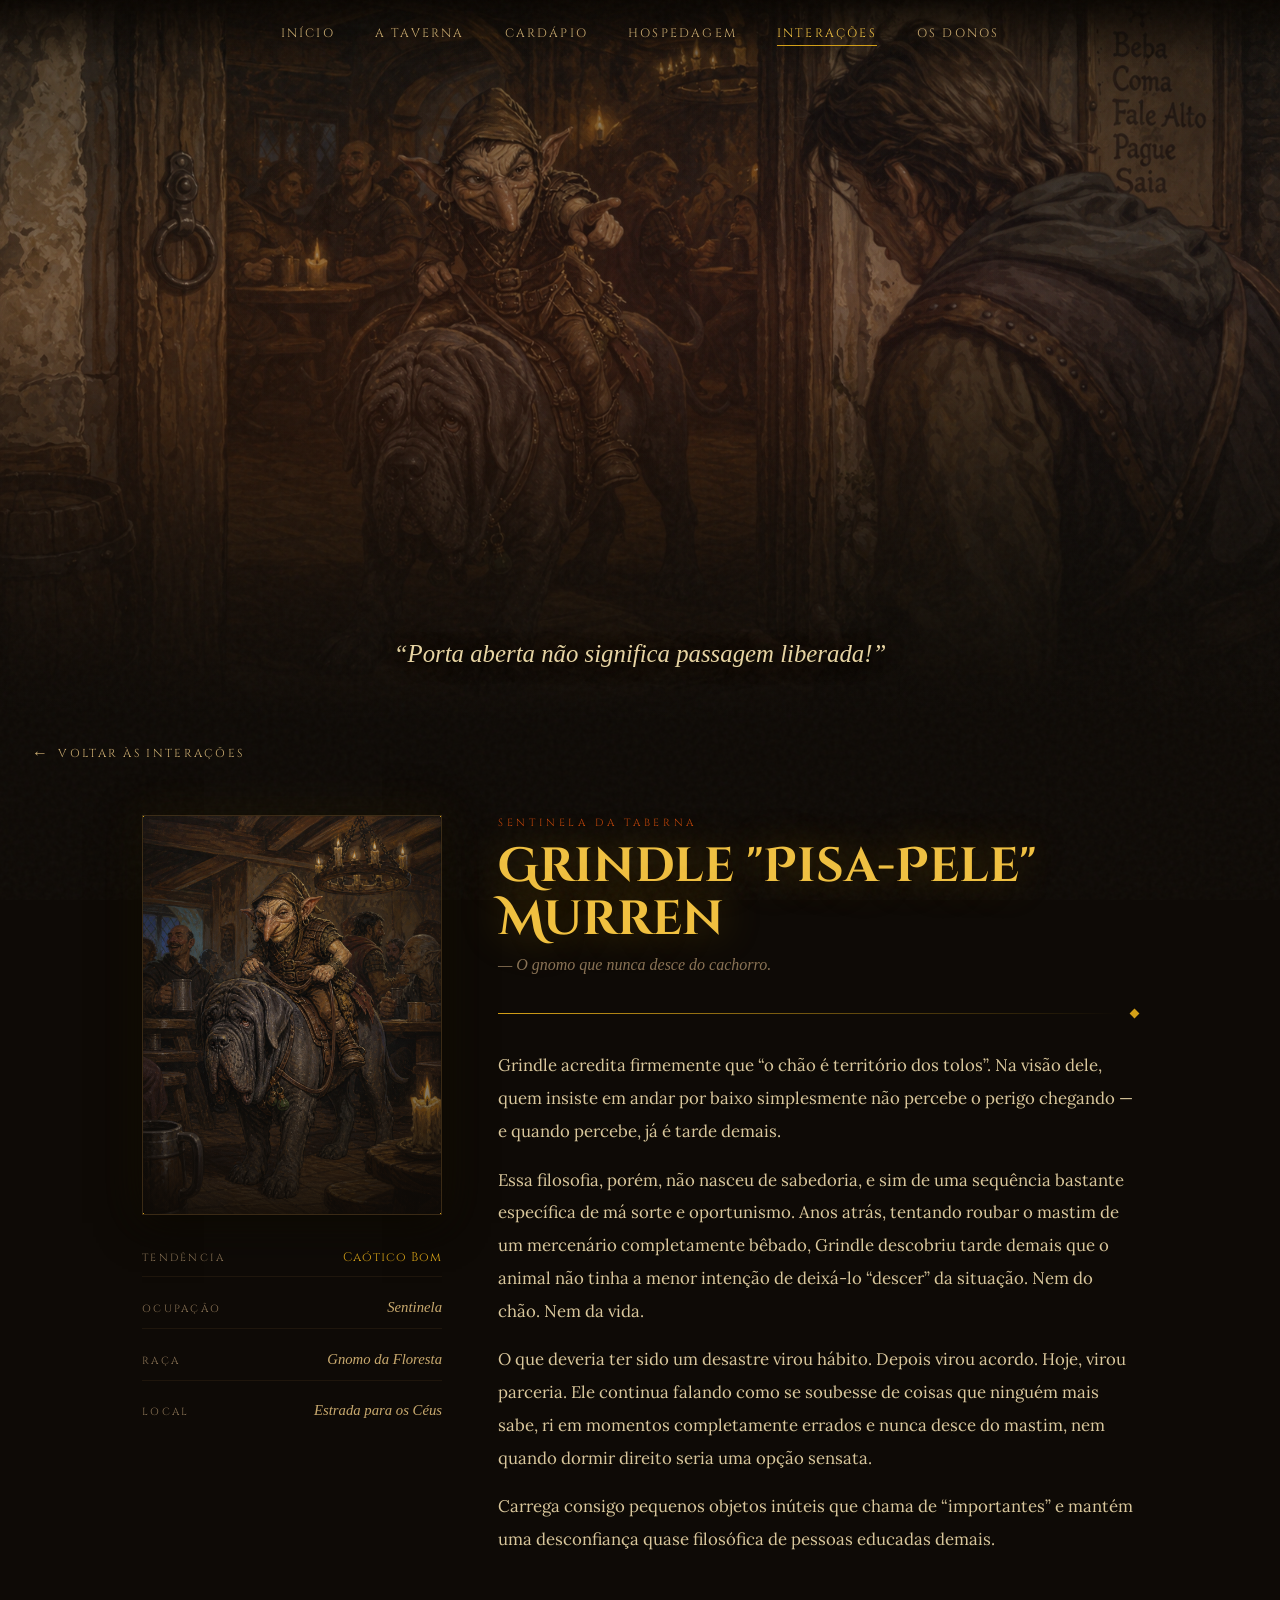
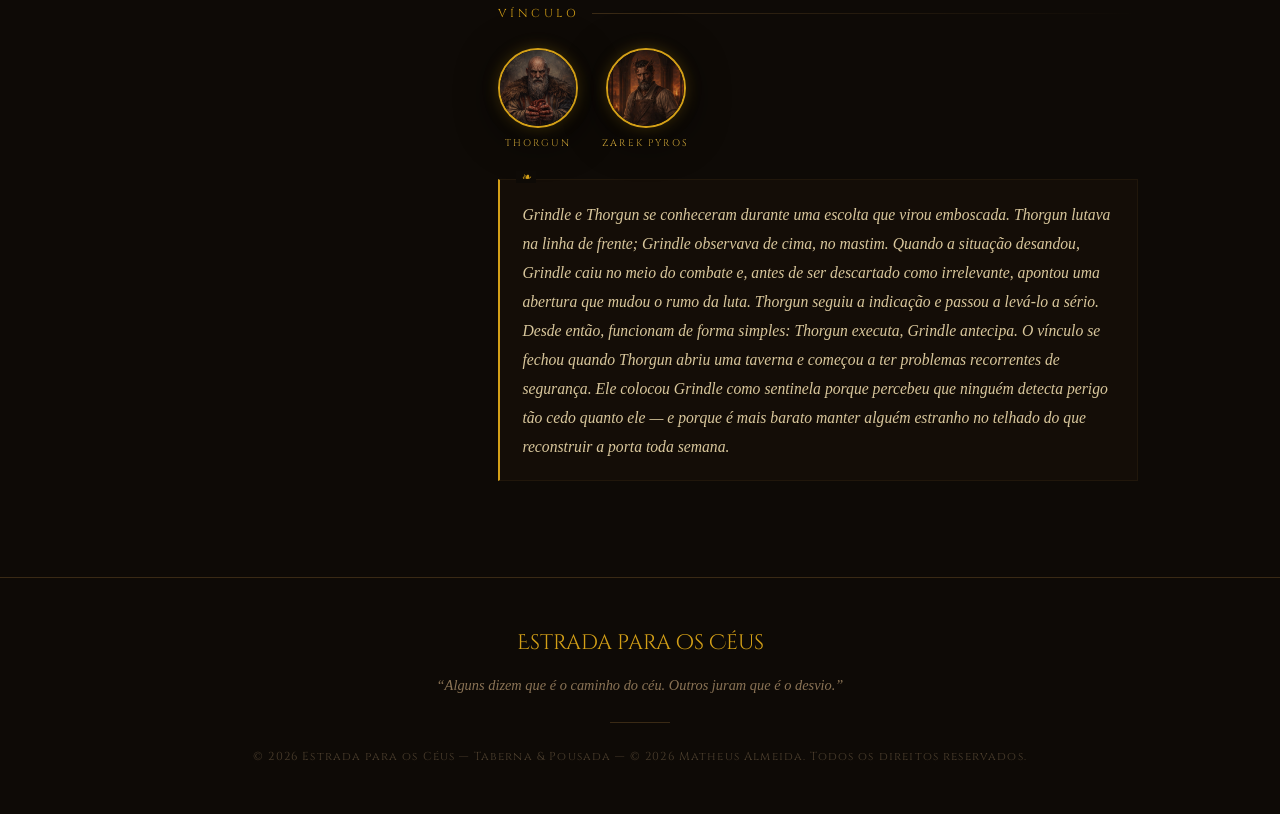
<file: grindle.html>
<!DOCTYPE html>
<html lang="pt-BR">
<head>
  <meta charset="UTF-8" />
  <meta name="viewport" content="width=device-width, initial-scale=1.0" />
  <title>Grindle "Pisa-Pele" Murren — Estrada para os Céus</title>
  <link rel="stylesheet" href="styles.css" />
  <meta name="theme-color" content="#0e0a06" />
  <style>
    /* ── CHARACTER PAGE — Grindle ───────────────────────────── */

    .char-backdrop {
      position: relative;
      width: 100%;
      aspect-ratio: 16 / 9;
      overflow: hidden;
      background: var(--color-bg);
    }

    .char-backdrop-img {
      position: absolute;
      inset: 0;
      width: 100%;
      height: 100%;
      object-fit: cover;
      object-position: center top;
      filter: sepia(20%) brightness(0.7);
    }

    /* Layered gradients sobre a imagem */
    .char-backdrop::after {
      content: '';
      position: absolute;
      inset: 0;
      background:
        linear-gradient(to bottom,
          rgba(14,10,6,0.25) 0%,
          rgba(14,10,6,0.1)  40%,
          rgba(14,10,6,0.7)  75%,
          rgba(14,10,6,1)    100%
        ),
        radial-gradient(ellipse at 30% 60%, rgba(192,68,10,0.18) 0%, transparent 60%),
        radial-gradient(ellipse at 70% 40%, rgba(107,26,42,0.12) 0%, transparent 55%);
    }

    /* Texto flutuando sobre o backdrop */
    .char-backdrop-quote {
      position: absolute;
      bottom: 3rem;
      left: 50%;
      transform: translateX(-50%);
      z-index: 2;
      text-align: center;
      width: 90%;
      max-width: 680px;
    }

    .char-backdrop-quote blockquote {
      font-family: var(--font-flavor);
      font-style: italic;
      font-size: clamp(1.1rem, 2.5vw, 1.55rem);
      color: var(--color-parchment-lt);
      text-shadow: 0 2px 20px rgba(0,0,0,0.9), 0 0 40px rgba(212,160,23,0.2);
      line-height: 1.5;
    }

    .char-backdrop-quote blockquote::before { content: '\201C'; }
    .char-backdrop-quote blockquote::after  { content: '\201D'; }

    /* ── Back link ─────────────────────────────────────────── */
    .char-back {
      display: inline-flex;
      align-items: center;
      gap: 0.5rem;
      font-family: var(--font-heading);
      font-size: 0.72rem;
      letter-spacing: 0.2em;
      text-transform: uppercase;
      color: var(--color-parchment);
      text-decoration: none;
      padding: 1.25rem 2rem 0;
      transition: color var(--transition);
      position: relative;
      z-index: 10;
    }
    .char-back:hover { color: var(--color-gold-bright); }
    .char-back::before { content: '←'; font-size: 1rem; }

    /* ── Main character layout ─────────────────────────────── */
    .char-body {
      max-width: 1060px;
      margin: 0 auto;
      padding: 3rem 2rem 6rem;
      display: grid;
      grid-template-columns: 300px 1fr;
      gap: 3.5rem;
      align-items: start;
    }

    /* ── Portrait aside ────────────────────────────────────── */
    .char-portrait-col {
    }

    .char-portrait-frame {
      position: relative;
      aspect-ratio: 3 / 4;
      overflow: hidden;
      border: 1px solid var(--color-border);
      box-shadow: var(--shadow-deep), 0 0 40px rgba(212,160,23,0.1);
    }

    .char-portrait-frame::before {
      content: '';
      position: absolute;
      inset: 0;
      z-index: 2;
      background:
        linear-gradient(to bottom, transparent 60%, rgba(14,10,6,0.85) 100%),
        linear-gradient(to right,  rgba(14,10,6,0.3) 0%, transparent 30%, transparent 70%, rgba(14,10,6,0.3) 100%);
      pointer-events: none;
    }

    /* Corner ornaments */
    .char-portrait-frame::after {
      content: '';
      position: absolute;
      inset: 0;
      z-index: 3;
      pointer-events: none;
      background:
        linear-gradient(135deg, var(--color-gold) 0px, var(--color-gold) 1px, transparent 1px, transparent 16px),
        linear-gradient(225deg, var(--color-gold) 0px, var(--color-gold) 1px, transparent 1px, transparent 16px),
        linear-gradient(315deg, var(--color-gold) 0px, var(--color-gold) 1px, transparent 1px, transparent 16px),
        linear-gradient(45deg,  var(--color-gold) 0px, var(--color-gold) 1px, transparent 1px, transparent 16px);
      background-position: top left, top right, bottom right, bottom left;
      background-size: 16px 16px;
      background-repeat: no-repeat;
    }

    .char-portrait-frame img {
      width: 100%;
      height: 100%;
      object-fit: cover;
      object-position: top center;
      filter: sepia(10%) brightness(0.88);
      transition: transform 0.6s ease, filter 0.4s ease;
    }
    .char-portrait-frame:hover img {
      transform: scale(1.03);
      filter: sepia(5%) brightness(0.95);
    }

    /* Stats below portrait */
    .char-stats {
      margin-top: 1.5rem;
      display: flex;
      flex-direction: column;
      gap: 0.6rem;
    }

    .char-stat {
      display: flex;
      justify-content: space-between;
      align-items: baseline;
      padding: 0.5rem 0;
      border-bottom: 1px solid rgba(58,42,21,0.4);
    }
    .char-stat:last-child { border-bottom: none; }

    .char-stat-label {
      font-family: var(--font-heading);
      font-size: 0.65rem;
      letter-spacing: 0.22em;
      text-transform: uppercase;
      color: var(--color-text-muted);
    }

    .char-stat-value {
      font-family: var(--font-flavor);
      font-style: italic;
      font-size: 0.92rem;
      color: var(--color-parchment);
      text-align: right;
    }

    .char-stat-value.highlight {
      color: var(--color-gold);
      font-style: normal;
      font-family: var(--font-heading);
      font-size: 0.78rem;
      letter-spacing: 0.08em;
    }

    /* ── Content col ───────────────────────────────────────── */
    .char-content-col {}

    .char-eyebrow {
      font-family: var(--font-heading);
      font-size: 0.65rem;
      letter-spacing: 0.35em;
      text-transform: uppercase;
      color: var(--color-ember);
      margin-bottom: 0.5rem;
    }

    .char-name {
      font-family: var(--font-display);
      font-size: clamp(1.8rem, 4vw, 3rem);
      color: var(--color-gold-bright);
      line-height: 1.1;
      text-shadow: 0 0 40px rgba(212,160,23,0.35);
      margin-bottom: 0.3rem;
    }

    .char-epithet {
      font-family: var(--font-flavor);
      font-style: italic;
      font-size: 1rem;
      color: var(--color-text-muted);
      margin-bottom: 2rem;
    }

    .char-divider {
      display: flex;
      align-items: center;
      gap: 0.8rem;
      margin-bottom: 2rem;
    }
    .char-divider-line {
      flex: 1;
      height: 1px;
      background: linear-gradient(to right, var(--color-gold), transparent);
    }
    .char-divider-gem {
      width: 7px; height: 7px;
      background: var(--color-gold);
      transform: rotate(45deg);
      flex-shrink: 0;
    }
    

    /* Lore text */
    .char-lore {
      font-family: var(--font-body);
      font-style: normal;
      font-size: 1.05rem;
      color: var(--color-text);
      line-height: 1.95;
      margin-bottom: 1.2rem;
    }
    .char-lore p + p { margin-top: 1rem; }

    /* Traits section */
    .char-traits-title {
      font-family: var(--font-heading);
      font-size: 0.72rem;
      letter-spacing: 0.3em;
      text-transform: uppercase;
      color: var(--color-gold);
      margin: 2.5rem 0 1.2rem;
      display: flex;
      align-items: center;
      gap: 0.8rem;
    }
    .char-traits-title::after {
      content: '';
      flex: 1;
      height: 1px;
      background: linear-gradient(to right, var(--color-border), transparent);
    }

    .char-traits-list {
      list-style: none;
      display: flex;
      flex-direction: column;
      gap: 0.65rem;
    }

    .char-traits-list li {
      display: flex;
      align-items: flex-start;
      gap: 0.75rem;
      font-family: var(--font-body);
      font-size: 0.95rem;
      color: var(--color-text);
      line-height: 1.6;
      padding: 0.65rem 1rem;
      background: rgba(26,17,8,0.5);
      border: 1px solid rgba(58,42,21,0.3);
      border-left: 2px solid var(--color-ember);
    }

    .char-traits-list li::before {
      content: '✦';
      color: var(--color-ember);
      font-size: 0.6rem;
      margin-top: 0.35rem;
      flex-shrink: 0;
    }

    /* ── Vínculo section ───────────────────────────────────── */
    .char-bond-section {
      margin-top: 3rem;
    }

    .char-bond-avatars {
      display: flex;
      flex-wrap: wrap;
      gap: 1.5rem;
      margin: 1.5rem 0 1.8rem;
    }

    .char-bond-avatar {
      display: flex;
      flex-direction: column;
      align-items: center;
      gap: 0.6rem;
      text-decoration: none;
    }

  .char-bond-avatar-ring {
    width: 80px;
    height: 80px;
    border-radius: 50%;
    overflow: hidden;
    border: 2px solid var(--color-gold);
    box-shadow: 0 0 16px rgba(212,160,23,0.25), var(--shadow-deep);
    flex-shrink: 0;
    position: relative;
    transition: border-color var(--transition), box-shadow var(--transition), transform var(--transition);  /* ← adiciona transform */
}

  .char-bond-avatar:hover .char-bond-avatar-ring {
    border-color: var(--color-gold-bright);
    box-shadow: 0 0 28px rgba(212,160,23,0.5), var(--shadow-deep);
    transform: translateY(-3px);  /* ← linha nova */
}

    .char-bond-avatar-ring img {
      width: 100%;
      height: 100%;
      object-fit: cover;
      object-position: top center;
      filter: sepia(10%) brightness(0.88);
      transition: transform 0.5s ease, filter 0.4s ease;
    }

    .char-bond-avatar:hover .char-bond-avatar-ring img {
      transform: scale(1.06);
      filter: sepia(5%) brightness(0.96);
    }

    .char-bond-avatar-name {
      font-family: var(--font-heading);
      font-size: 0.6rem;
      letter-spacing: 0.2em;
      text-transform: uppercase;
      color: var(--color-parchment);
      text-align: center;
      max-width: 90px;
      line-height: 1.4;
      transition: color var(--transition);
      color: var(--color-gold-bright);
    }

    .char-bond-text {
      font-family: var(--font-flavor);
      font-style: italic;
      font-size: 0.98rem;
      color: var(--color-text);
      line-height: 1.85;
      padding: 1.2rem 1.2rem 1.2rem 1.4rem;
      background: rgba(26,17,8,0.5);
      border: 1px solid rgba(58,42,21,0.35);
      border-left: 2px solid var(--color-gold);
      position: relative;
    }

    .char-bond-text::before {
      content: '\2767';
      position: absolute;
      top: -0.6rem;
      left: 1rem;
      font-size: 0.75rem;
      color: var(--color-gold);
      background: var(--color-bg);
      padding: 0 0.3rem;
      line-height: 1;
    }

    /* ── Responsive ─────────────────────────────────────────── */
    @media (max-width: 800px) {
      .char-body {
        grid-template-columns: 1fr;
        gap: 2rem;
      }
      .char-portrait-col {
        position: static;
        max-width: 280px;
        margin: 0 auto;
      }
      .char-backdrop { aspect-ratio: 4 / 3; }
    }

    @media (max-width: 480px) {
      .char-backdrop { aspect-ratio: 1 / 1; }
      .char-backdrop-quote blockquote { font-size: 0.95rem; }
      .char-backdrop-quote { bottom: 1.5rem; }
    }
  </style>
</head>
<body>

  <!-- Navbar igual ao index -->
  <nav id="navbar" role="navigation" aria-label="Navegação principal">
    <ul class="nav-links">
      <li><a href="index.html#hero">Início</a></li>
      <li><a href="index.html#taverna">A Taverna</a></li>
      <li><a href="index.html#cardapio">Cardápio</a></li>
      <li><a href="index.html#hospedagem">Hospedagem</a></li>
      <li><a href="index.html#interacoes" class="active">Interações</a></li>
      <li><a href="index.html#donos">Os Donos</a></li>
    </ul>
    <button class="nav-toggle" id="navToggle" aria-label="Abrir menu" aria-expanded="false">
      <span></span><span></span><span></span>
    </button>
  </nav>

  <div class="nav-mobile-overlay" id="navMobileOverlay" role="dialog" aria-modal="true" aria-label="Menu de navegação">
    <a href="index.html#hero">Início</a>
    <a href="index.html#taverna">A Taverna</a>
    <a href="index.html#cardapio">Cardápio</a>
    <a href="index.html#hospedagem">Hospedagem</a>
    <a href="index.html#interacoes">Interações</a>
    <a href="index.html#donos">Os Donos</a>
  </div>

  <!-- ── BACKDROP 16:9 ── -->
  <div class="char-backdrop">
    <!--
      Coloque aqui uma imagem landscape/wide do Grindle ou de uma cena com ele.
      Sugestão: img/grindle-wide.jpg (foto ampla, panorâmica)
      Se não tiver imagem wide, use a mesma 3:4 — o object-fit cobre bem.
    -->
    <img
      class="char-backdrop-img"
      src="img/grindle2.png"
      alt="Grindle Pisa-Pele Murren montado no seu mastim"
    />
    <div class="char-backdrop-quote">
      <blockquote>Porta aberta não significa passagem liberada!</blockquote>
    </div>
  </div>

  <!-- Link de voltar (fora do container, no topo) -->
  <a href="index.html#interacoes" class="char-back">Voltar às Interações</a>

  <!-- ── CORPO DA PÁGINA ── -->
  <main class="char-body">

    <!-- Coluna da esquerda: retrato + stats -->
    <aside class="char-portrait-col">
      <div class="char-portrait-frame">
        <!--
          Imagem 3:4 do personagem.
          Arquivo sugerido: img/grindle.jpg
        -->
        <img
          src="img/grindle.png"
          alt="Retrato de Grindle Pisa-Pele Murren"
          loading="lazy"
        />
      </div>

      <div class="char-stats">
        <div class="char-stat">
          <span class="char-stat-label">Tendência</span>
          <span class="char-stat-value highlight">Caótico Bom</span>
        </div>
        <div class="char-stat">
          <span class="char-stat-label">Ocupação</span>
          <span class="char-stat-value">Sentinela</span>
        </div>
        <div class="char-stat">
          <span class="char-stat-label">Raça</span>
          <span class="char-stat-value">Gnomo da Floresta</span>
        </div>
        <div class="char-stat">
          <span class="char-stat-label">Local</span>
          <span class="char-stat-value">Estrada para os Céus</span>
        </div>
      </div>
    </aside>

    <!-- Coluna da direita: conteúdo narrativo -->
    <article class="char-content-col">

      <p class="char-eyebrow">Sentinela da Taberna</p>
      <h1 class="char-name">Grindle "Pisa-Pele" Murren</h1>
      <p class="char-epithet">— O gnomo que nunca desce do cachorro.</p>

      <div class="char-divider">
        <div class="char-divider-line"></div>
        <div class="char-divider-gem"></div>
      </div>

      <div class="char-lore">
        <p>Grindle acredita firmemente que “o chão é território dos tolos”. Na visão dele, quem insiste em andar por baixo simplesmente não percebe o perigo chegando — e quando percebe, já é tarde demais.</p>
        <p>Essa filosofia, porém, não nasceu de sabedoria, e sim de uma sequência bastante específica de má sorte e oportunismo. Anos atrás, tentando roubar o mastim de um mercenário completamente bêbado, Grindle descobriu tarde demais que o animal não tinha a menor intenção de deixá-lo “descer” da situação. Nem do chão. Nem da vida.</p>
        <p>O que deveria ter sido um desastre virou hábito. Depois virou acordo. Hoje, virou parceria. Ele continua falando como se soubesse de coisas que ninguém mais sabe, ri em momentos completamente errados e nunca desce do mastim, nem quando dormir direito seria uma opção sensata.</p>
        <p>Carrega consigo pequenos objetos inúteis que chama de “importantes” e mantém uma desconfiança quase filosófica de pessoas educadas demais.</p>
      </div>

      <!-- ── VÍNCULO ── -->
      <div class="char-bond-section">

        <p class="char-traits-title">Vínculo</p>

        <!-- Fotos circulares — adicione mais .char-bond-avatar para múltiplos vínculos -->
        <div class="char-bond-avatars">
          <a href="#" class="char-bond-avatar" title="Ver página do personagem">
            <div class="char-bond-avatar-ring">
              <img
                src="img/thorgun.png"
                alt="Retrato do dono da taverna"
                loading="lazy"
              />
            </div>
            <span class="char-bond-avatar-name">Thorgun</span>
          </a>
          <a href="#" class="char-bond-avatar">
            <div class="char-bond-avatar-ring">
              <img src="img/zarekpyros.png" alt="Retrato" loading="lazy" />
            </div>
            <span class="char-bond-avatar-name">Zarek Pyros</span>
          </a>
        </div>

        <p class="char-bond-text">
          Grindle e Thorgun se conheceram durante uma escolta que virou emboscada. Thorgun lutava na linha de frente; Grindle observava de cima, no mastim.

Quando a situação desandou, Grindle caiu no meio do combate e, antes de ser descartado como irrelevante, apontou uma abertura que mudou o rumo da luta. Thorgun seguiu a indicação e passou a levá-lo a sério.

Desde então, funcionam de forma simples: Thorgun executa, Grindle antecipa.

O vínculo se fechou quando Thorgun abriu uma taverna e começou a ter problemas recorrentes de segurança. Ele colocou Grindle como sentinela porque percebeu que ninguém detecta perigo tão cedo quanto ele — e porque é mais barato manter alguém estranho no telhado do que reconstruir a porta toda semana.
        </p>

      </div>

    </article>
  </main>

  <!-- Footer idêntico ao index -->
  <footer role="contentinfo">
    <span class="footer-logo">Estrada para os Céus</span>
    <p class="footer-tagline">&ldquo;Alguns dizem que é o caminho do céu. Outros juram que é o desvio.&rdquo;</p>
    <div class="footer-divider" aria-hidden="true"></div>
    <p class="footer-copy">
      &copy; <span id="year"></span> Estrada para os Céus &mdash; Taberna &amp; Pousada &mdash; © 2026 Matheus Almeida. Todos os direitos reservados.
    </p>
  </footer>

  <script>
    /* Navbar idêntico ao script.js principal, compactado */
    'use strict';
    const navbar = document.getElementById('navbar');
    function updateNav() {
      navbar.classList.toggle('scrolled', window.scrollY > 60);
    }
    window.addEventListener('scroll', updateNav, { passive: true });
    updateNav();

    const toggle  = document.getElementById('navToggle');
    const overlay = document.getElementById('navMobileOverlay');
    toggle.addEventListener('click', () => {
      const isOpen = overlay.classList.toggle('open');
      toggle.classList.toggle('open', isOpen);
      toggle.setAttribute('aria-expanded', isOpen);
      document.body.style.overflow = isOpen ? 'hidden' : '';
    });
    overlay.querySelectorAll('a').forEach(link => {
      link.addEventListener('click', () => {
        toggle.classList.remove('open');
        overlay.classList.remove('open');
        toggle.setAttribute('aria-expanded', 'false');
        document.body.style.overflow = '';
      });
    });

    const yearEl = document.getElementById('year');
    if (yearEl) yearEl.textContent = new Date().getFullYear();
  </script>
</body>
</html>
</file>
<file: styles.css>
/* ============================================================
   ESTRADA PARA OS CÉUS — Stylesheet
   ============================================================ */

@import url('https://fonts.googleapis.com/css2?family=Cinzel:wght@400;600;900&family=Cinzel+Decorative:wght@400;700&family=IM+Fell+English:ital@0;1&family=Lora:ital,wght@0,400;0,600;1,400&display=swap');

/* ── CSS Variables ────────────────────────────────────────── */
:root {
  --color-bg:          #0e0a06;
  --color-bg-card:     #1a1108;
  --color-bg-section:  #130e07;
  --color-parchment:   #c8a96e;
  --color-parchment-lt:#e8d5a3;
  --color-gold:        #d4a017;
  --color-gold-bright: #f0c040;
  --color-wine:        #6b1a2a;
  --color-ember:       #c0440a;
  --color-smoke:       #5a4a35;
  --color-text:        #d9c79c;
  --color-text-muted:  #8a7355;
  --color-border:      #3a2a15;

  --font-display:   'Cinzel Decorative', serif;
  --font-heading:   'Cinzel', serif;
  --font-body:      'Lora', serif;
  --font-flavor:    'IM Fell English', serif;

  --shadow-glow:    0 0 30px rgba(212, 160, 23, 0.25);
  --shadow-deep:    0 8px 40px rgba(0,0,0,0.8);
  --radius:         4px;
  --transition:     0.35s ease;
}

/* ── Reset & Base ─────────────────────────────────────────── */
*, *::before, *::after { box-sizing: border-box; margin: 0; padding: 0; }

html { scroll-behavior: smooth; font-size: 16px; }

body {
  background-color: var(--color-bg);
  color: var(--color-text);
  font-family: var(--font-body);
  line-height: 1.7;
  overflow-x: hidden;
  /* Sword cursor */
  cursor: url("data:image/svg+xml,%3Csvg xmlns='http://www.w3.org/2000/svg' width='32' height='32' viewBox='0 0 32 32'%3E%3Cline x1='6' y1='2' x2='26' y2='28' stroke='%23d4a017' stroke-width='2.2' stroke-linecap='round'/%3E%3Cline x1='6' y1='2' x2='2' y2='8' stroke='%23d4a017' stroke-width='2' stroke-linecap='round'/%3E%3Cline x1='6' y1='2' x2='12' y2='4' stroke='%23d4a017' stroke-width='2' stroke-linecap='round'/%3E%3Cellipse cx='25' cy='27' rx='3' ry='3' fill='%23b8860b' opacity='0.85'/%3E%3C/svg%3E") 6 2, crosshair;
}

/* Pointer cursor for interactive elements — mug */
a, button, [role="button"], .owner-card, .lodge-card, .menu-item {
  cursor: url("data:image/svg+xml,%3Csvg xmlns='http://www.w3.org/2000/svg' width='32' height='32' viewBox='0 0 32 32'%3E%3Crect x='4' y='8' width='18' height='18' rx='3' stroke='%23d4a017' stroke-width='2' fill='none'/%3E%3Cpath d='M22 12 C26 12 28 14 28 17 C28 20 26 22 22 22' stroke='%23d4a017' stroke-width='2' fill='none' stroke-linecap='round'/%3E%3Cline x1='4' y1='26' x2='22' y2='26' stroke='%23d4a017' stroke-width='2' stroke-linecap='round'/%3E%3Cpath d='M8 8 L8 5 M13 8 L13 4 M18 8 L18 5' stroke='%23f0c040' stroke-width='1.8' stroke-linecap='round' opacity='0.8'/%3E%3C/svg%3E") 8 26, pointer;
}

/* ── Scrollbar ────────────────────────────────────────────── */
::-webkit-scrollbar { width: 8px; }
::-webkit-scrollbar-track { background: var(--color-bg); }
::-webkit-scrollbar-thumb { background: var(--color-smoke); border-radius: 4px; }
::-webkit-scrollbar-thumb:hover { background: var(--color-gold); }

/* ── Noise overlay ────────────────────────────────────────── */
body::before {
  content: '';
  position: fixed;
  inset: 0;
  pointer-events: none;
  z-index: 1000;
  opacity: 0.035;
  background-image: url("data:image/svg+xml,%3Csvg viewBox='0 0 200 200' xmlns='http://www.w3.org/2000/svg'%3E%3Cfilter id='n'%3E%3CfeTurbulence type='fractalNoise' baseFrequency='0.85' numOctaves='4' stitchTiles='stitch'/%3E%3C/filter%3E%3Crect width='100%25' height='100%25' filter='url(%23n)'/%3E%3C/svg%3E");
}

/* ── Navigation ───────────────────────────────────────────── */
#navbar {
  position: fixed;
  top: 0;
  width: 100%;
  z-index: 900;
  padding: 1.1rem 2.5rem;
  display: flex;
  align-items: center;
  justify-content: center;
  background: linear-gradient(to bottom, rgba(10,6,2,0.97) 0%, rgba(10,6,2,0) 100%);
  transition: background var(--transition), border-color var(--transition);
}

#navbar.scrolled {
  background: rgba(10,6,2,0.97);
  border-bottom: 1px solid var(--color-border);
  box-shadow: 0 2px 20px rgba(0,0,0,0.6);
  justify-content: space-between;
}

.nav-links {
  display: flex;
  gap: 2.5rem;
  list-style: none;
}

.nav-links a {
  font-family: var(--font-heading);
  font-size: 0.76rem;
  letter-spacing: 0.18em;
  text-transform: uppercase;
  color: var(--color-parchment);
  text-decoration: none;
  position: relative;
  transition: color var(--transition);
}

.nav-links a::after {
  content: '';
  position: absolute;
  bottom: -4px;
  left: 0;
  width: 0;
  height: 1px;
  background: var(--color-gold);
  transition: width var(--transition);
}

.nav-links a:hover,
.nav-links a.active { color: var(--color-gold-bright); }
.nav-links a:hover::after,
.nav-links a.active::after { width: 100%; }

/* Hamburger */
.nav-toggle {
  display: none;
  flex-direction: column;
  gap: 5px;
  cursor: pointer;
  padding: 4px;
  background: none;
  border: none;
}
.nav-toggle span {
  display: block;
  width: 26px;
  height: 2px;
  background: var(--color-gold);
  transition: all var(--transition);
  border-radius: 2px;
}
.nav-toggle.open span:nth-child(1) { transform: translateY(7px) rotate(45deg); }
.nav-toggle.open span:nth-child(2) { opacity: 0; }
.nav-toggle.open span:nth-child(3) { transform: translateY(-7px) rotate(-45deg); }

/* ── Section Common ───────────────────────────────────────── */
section {
  position: relative;
  padding: 6rem 2rem;
  overflow: hidden;
}

.container {
  max-width: 1100px;
  margin: 0 auto;
}

.section-title {
  font-family: var(--font-display);
  font-size: clamp(1.6rem, 4vw, 2.4rem);
  color: var(--color-gold);
  text-align: center;
  margin-bottom: 0.5rem;
  letter-spacing: 0.06em;
  text-shadow: 0 0 20px rgba(212,160,23,0.4);
}

.section-ornament {
  display: flex;
  align-items: center;
  justify-content: center;
  gap: 1rem;
  margin-bottom: 3rem;
}
.section-ornament::before,
.section-ornament::after {
  content: '';
  flex: 1;
  max-width: 180px;
  height: 1px;
  background: linear-gradient(to right, transparent, var(--color-gold));
}
.section-ornament::after {
  background: linear-gradient(to left, transparent, var(--color-gold));
}
.ornament-diamond {
  width: 10px;
  height: 10px;
  background: var(--color-gold);
  transform: rotate(45deg);
  flex-shrink: 0;
}

/* ── HERO ─────────────────────────────────────────────────── */
#hero {
  min-height: 100vh;
  display: flex;
  align-items: center;
  justify-content: center;
  text-align: center;
  padding: 0 2rem;
  background:
    radial-gradient(ellipse at center top, rgba(192,68,10,0.15) 0%, transparent 55%),
    radial-gradient(ellipse at center, rgba(107,26,42,0.1) 0%, transparent 60%),
    linear-gradient(to bottom, #0e0a06 0%, #1a0f06 40%, #0e0a06 100%);
}

.hero-bg-art {
  position: absolute;
  inset: 0;
  background-image:
    repeating-linear-gradient(90deg, transparent, transparent 60px, rgba(58,42,21,0.07) 60px, rgba(58,42,21,0.07) 61px),
    repeating-linear-gradient(0deg, transparent, transparent 60px, rgba(58,42,21,0.07) 60px, rgba(58,42,21,0.07) 61px);
}

.hero-content {
  position: relative;
  z-index: 2;
  max-width: 820px;
}

.hero-eyebrow {
  font-family: var(--font-heading);
  font-size: 0.72rem;
  letter-spacing: 0.35em;
  text-transform: uppercase;
  color: var(--color-parchment);
  opacity: 0.7;
  margin-bottom: 1.5rem;
  animation: fadeInUp 0.8s ease 0.2s both;
}

/* Hero title as a link */
.hero-title-link {
  display: inline-block;
  text-decoration: none;
  cursor: pointer;
  animation: fadeInUp 0.8s ease 0.4s both;
}

.hero-title {
  font-family: var(--font-display);
  font-size: clamp(2.4rem, 7vw, 5.5rem);
  line-height: 1.05;
  color: var(--color-gold-bright);
  text-shadow:
    0 0 60px rgba(212,160,23,0.6),
    0 0 120px rgba(192,68,10,0.3),
    2px 2px 0 rgba(0,0,0,0.8);
  transition: text-shadow var(--transition), color var(--transition);
}

.hero-title-link:hover .hero-title {
  color: #fff8e0;
  text-shadow:
    0 0 80px rgba(240,192,64,0.9),
    0 0 140px rgba(212,160,23,0.5),
    2px 2px 0 rgba(0,0,0,0.8);
}

.hero-subtitle-line {
  display: block;
  font-family: var(--font-heading);
  font-size: clamp(0.9rem, 2vw, 1.15rem);
  color: var(--color-parchment);
  letter-spacing: 0.2em;
  text-transform: uppercase;
  margin-bottom: 2.5rem;
  animation: fadeInUp 0.8s ease 0.55s both;
}

.hero-divider {
  display: flex;
  align-items: center;
  gap: 1rem;
  justify-content: center;
  margin: 1.5rem 0 2rem;
  animation: fadeInUp 0.8s ease 0.6s both;
}
.hero-divider-line {
  width: 80px;
  height: 1px;
  background: linear-gradient(to right, transparent, var(--color-gold));
}
.hero-divider-line:last-child { background: linear-gradient(to left, transparent, var(--color-gold)); }
.hero-divider-icon { color: var(--color-gold); }

.hero-lore {
  font-family: var(--font-flavor);
  font-style: italic;
  font-size: clamp(1rem, 2.2vw, 1.2rem);
  color: var(--color-parchment-lt);
  max-width: 560px;
  margin: 0 auto 3rem;
  line-height: 1.8;
  opacity: 0.9;
  animation: fadeInUp 0.8s ease 0.7s both;
}

.hero-cta {
  display: inline-flex;
  align-items: center;
  gap: 0.75rem;
  padding: 0.85rem 2.5rem;
  font-family: var(--font-heading);
  font-size: 0.8rem;
  letter-spacing: 0.2em;
  text-transform: uppercase;
  color: var(--color-bg);
  background: linear-gradient(135deg, var(--color-gold) 0%, #b8860b 100%);
  border: none;
  border-radius: var(--radius);
  text-decoration: none;
  cursor: pointer;
  position: relative;
  overflow: hidden;
  transition: transform var(--transition), box-shadow var(--transition);
  box-shadow: 0 4px 20px rgba(212,160,23,0.3);
  animation: fadeInUp 0.8s ease 0.85s both;
}
.hero-cta::before {
  content: '';
  position: absolute;
  inset: 0;
  background: linear-gradient(135deg, rgba(255,255,255,0.15) 0%, transparent 60%);
}
.hero-cta:hover {
  transform: translateY(-2px);
  box-shadow: 0 8px 30px rgba(212,160,23,0.5);
}

.scroll-indicator {
  position: absolute;
  bottom: 2.5rem;
  left: 50%;
  transform: translateX(-50%);
  display: flex;
  flex-direction: column;
  align-items: center;
  gap: 0.5rem;
  animation: fadeInUp 1s ease 1.2s both;
  opacity: 0.45;
}
.scroll-indicator span {
  font-family: var(--font-heading);
  font-size: 0.6rem;
  letter-spacing: 0.25em;
  text-transform: uppercase;
  color: var(--color-parchment);
}
.scroll-arrow {
  width: 18px;
  height: 18px;
  border-right: 1px solid var(--color-gold);
  border-bottom: 1px solid var(--color-gold);
  transform: rotate(45deg);
  animation: bounce 1.5s ease-in-out infinite;
}
@keyframes bounce {
  0%, 100% { transform: rotate(45deg) translateY(0); }
  50%       { transform: rotate(45deg) translateY(5px); }
}

/* ── MENU ─────────────────────────────────────────────────── */

/* ── TAVERNA ─────────────────────────────────────────────── */
#taverna {
  background:
    radial-gradient(ellipse at top, rgba(192,68,10,0.07) 0%, transparent 55%),
    var(--color-bg-section);
}

.tavern-hero-img {
  position: relative;
  width: 100%;
  max-height: 480px;
  overflow: hidden;
  border-radius: 2px;
  margin-bottom: 3.5rem;
  border: 1px solid var(--color-border);
}

.tavern-hero-img img {
  width: 100%;
  height: 100%;
  max-height: 480px;
  object-fit: cover;
  object-position: center;
  filter: sepia(20%) brightness(0.8);
  display: block;
}

.tavern-img-vignette {
  position: absolute;
  inset: 0;
  background:
    linear-gradient(to top,  rgba(14,10,6,0.75) 0%, transparent 35%),
    linear-gradient(to bottom, rgba(14,10,6,0.5) 0%, transparent 35%),
    linear-gradient(to right, rgba(14,10,6,0.35) 0%, transparent 25%),
    linear-gradient(to left,  rgba(14,10,6,0.35) 0%, transparent 25%);
  pointer-events: none;
}

.tavern-grid {
  display: grid;
  grid-template-columns: 1fr 1fr;
  gap: 2rem 3rem;
}

.tavern-block {
  padding: 1.75rem 2rem;
  background: rgba(26,17,8,0.55);
  border: 1px solid var(--color-border);
  border-radius: var(--radius);
  transition: border-color var(--transition), box-shadow var(--transition);
}

.tavern-block:hover {
  border-color: rgba(212,160,23,0.25);
  box-shadow: 0 6px 24px rgba(0,0,0,0.4);
}

.tavern-block-title {
  font-family: var(--font-heading);
  font-size: 0.9rem;
  letter-spacing: 0.18em;
  text-transform: uppercase;
  color: var(--color-ember);
  margin-bottom: 1rem;
  display: flex;
  align-items: center;
  gap: 0.65rem;
  padding-bottom: 0.65rem;
  border-bottom: 1px solid var(--color-border);
}

.tavern-block-icon {
  display: flex;
  align-items: center;
  justify-content: center;
  width: 34px;
  height: 34px;
  border-radius: 50%;
  border: 1px solid var(--color-border);
  background: rgba(192,68,10,0.12);
  color: var(--color-ember);
  flex-shrink: 0;
}

.tavern-block p {
  font-family: var(--font-flavor);
  font-style: italic;
  font-size: 0.93rem;
  color: var(--color-text-muted);
  line-height: 1.8;
  margin-bottom: 0.75rem;
}
.tavern-block p:last-child { margin-bottom: 0; }

@media (max-width: 700px) {
  .tavern-grid { grid-template-columns: 1fr; }
  .tavern-hero-img { max-height: 260px; }
}

#cardapio {
  background: linear-gradient(to bottom, var(--color-bg) 0%, var(--color-bg-section) 50%, var(--color-bg) 100%);
}

.menu-intro {
  text-align: center;
  font-family: var(--font-flavor);
  font-style: italic;
  color: var(--color-text-muted);
  margin-bottom: 3rem;
}

.menu-grid {
  display: grid;
  grid-template-columns: 1fr 1fr;
  gap: 3rem 4rem;
}

.menu-category-title {
  font-family: var(--font-heading);
  font-size: 0.9rem;
  letter-spacing: 0.2em;
  text-transform: uppercase;
  color: var(--color-ember);
  margin-bottom: 1.2rem;
  padding-bottom: 0.5rem;
  border-bottom: 1px solid var(--color-border);
  display: flex;
  align-items: center;
  gap: 0.75rem;
}

.menu-item {
  display: flex;
  justify-content: space-between;
  align-items: baseline;
  padding: 0.65rem 0;
  border-bottom: 1px dotted rgba(58,42,21,0.5);
  gap: 1rem;
  transition: padding-left var(--transition);
  position: relative;
}
.menu-item::before {
  content: '';
  position: absolute;
  inset: 0 -8px;
  background: rgba(212,160,23,0.04);
  border-radius: var(--radius);
  opacity: 0;
  transition: opacity var(--transition);
}
.menu-item:hover::before { opacity: 1; }
.menu-item:hover { padding-left: 8px; }
.menu-item:hover .item-name { color: var(--color-parchment-lt); }

.item-name {
  font-size: 0.95rem;
  color: var(--color-text);
  flex: 1;
  transition: color var(--transition);
}
.item-name small {
  display: block;
  font-family: var(--font-flavor);
  font-style: italic;
  font-size: 0.78rem;
  color: var(--color-text-muted);
  margin-top: 0.1rem;
}
.item-price {
  font-family: var(--font-heading);
  font-size: 0.82rem;
  color: var(--color-gold);
  white-space: nowrap;
  flex-shrink: 0;
}

.item-badge {
  display: inline-block;
  font-size: 0.58rem;
  font-family: var(--font-heading);
  letter-spacing: 0.1em;
  text-transform: uppercase;
  padding: 2px 6px;
  border-radius: 2px;
  margin-left: 0.4rem;
  vertical-align: middle;
}
.badge-special { background: var(--color-wine); color: #ffb3c1; }
.badge-new     { background: var(--color-ember); color: #fff3e0; }

.menu-wrapper {
  position: relative;
  padding: 2.5rem;
  background: rgba(26,17,8,0.6);
  border: 1px solid var(--color-border);
  border-radius: 2px;
}
.menu-wrapper::before,
.menu-wrapper::after {
  content: '✦';
  position: absolute;
  color: var(--color-gold);
  font-size: 0.7rem;
  opacity: 0.4;
}
.menu-wrapper::before { top: 0.75rem; left: 0.75rem; }
.menu-wrapper::after  { bottom: 0.75rem; right: 0.75rem; }

/* ── HOSPEDAGEM ───────────────────────────────────────────── */
#hospedagem {
  background:
    radial-gradient(ellipse at bottom, rgba(107,26,42,0.1) 0%, transparent 60%),
    var(--color-bg);
}

.lodge-grid {
  display: grid;
  grid-template-columns: repeat(3, 1fr);
  gap: 1.5rem;
}

.lodge-card {
  background: var(--color-bg-card);
  border: 1px solid var(--color-border);
  border-radius: var(--radius);
  padding: 2rem 1.5rem;
  text-align: center;
  position: relative;
  transition: transform var(--transition), box-shadow var(--transition), border-color var(--transition);
  overflow: hidden;
}
.lodge-card::before {
  content: '';
  position: absolute;
  top: 0; left: 0; right: 0;
  height: 2px;
  background: linear-gradient(90deg, transparent, var(--color-gold), transparent);
  opacity: 0;
  transition: opacity var(--transition);
}
.lodge-card:hover {
  transform: translateY(-6px);
  box-shadow: 0 12px 40px rgba(0,0,0,0.6), var(--shadow-glow);
  border-color: rgba(212,160,23,0.3);
}
.lodge-card:hover::before { opacity: 1; }

.lodge-card.featured {
  border-color: rgba(212,160,23,0.4);
  background: linear-gradient(160deg, rgba(26,17,8,1) 0%, rgba(40,25,10,1) 100%);
}
.lodge-card.featured::before { opacity: 1; }

.lodge-tier {
  font-family: var(--font-heading);
  font-size: 0.62rem;
  letter-spacing: 0.3em;
  text-transform: uppercase;
  color: var(--color-text-muted);
  margin-bottom: 0.75rem;
}
.lodge-card.featured .lodge-tier { color: var(--color-gold); }

.lodge-name {
  font-family: var(--font-display);
  font-size: 1.1rem;
  color: var(--color-parchment-lt);
  margin-bottom: 0.5rem;
}
.lodge-card.featured .lodge-name { color: var(--color-gold-bright); }

/* SVG lodge icons */
.lodge-icon {
  display: flex;
  align-items: center;
  justify-content: center;
  width: 52px;
  height: 52px;
  margin: 0.85rem auto;
  color: var(--color-parchment);
  border: 1px solid var(--color-border);
  border-radius: 50%;
  padding: 10px;
  background: rgba(58,42,21,0.25);
  transition: color var(--transition), border-color var(--transition), background var(--transition);
}
.lodge-icon svg {
  width: 100%;
  height: 100%;
}
.lodge-card:hover .lodge-icon {
  color: var(--color-gold);
  border-color: rgba(212,160,23,0.5);
  background: rgba(212,160,23,0.08);
}
.lodge-card.featured .lodge-icon {
  color: var(--color-gold-bright);
  border-color: rgba(212,160,23,0.5);
  background: rgba(212,160,23,0.1);
}

.lodge-price {
  display: flex;
  align-items: baseline;
  justify-content: center;
  gap: 0.3rem;
  margin: 0.75rem 0 0.2rem;
}
.price-amount {
  font-family: var(--font-heading);
  font-size: 1.8rem;
  font-weight: 600;
  color: var(--color-gold);
}
.price-currency {
  font-family: var(--font-flavor);
  font-style: italic;
  font-size: 0.82rem;
  color: var(--color-text-muted);
}
.price-period {
  font-size: 0.72rem;
  color: var(--color-text-muted);
  margin-bottom: 1rem;
  display: block;
}

.lodge-features {
  list-style: none;
  text-align: left;
  font-size: 0.84rem;
  color: var(--color-text-muted);
  display: flex;
  flex-direction: column;
  gap: 0.45rem;
  margin-top: 1rem;
  border-top: 1px solid var(--color-border);
  padding-top: 1rem;
}
.lodge-features li::before { content: '◈ '; color: var(--color-gold); font-size: 0.7rem; }
.lodge-card.featured .lodge-features li::before { content: '✦ '; }

/* ── DONOS ────────────────────────────────────────────────── */
#donos {
  background:
    radial-gradient(ellipse at top, rgba(192,68,10,0.08) 0%, transparent 55%),
    var(--color-bg-section);
}

/* ── INTERAÇÕES ──────────────────────────────────────────── */
.interactions-grid {
  display: grid;
  grid-template-columns: repeat(4, 1fr);
  gap: 1.5rem;
  margin-top: 0.5rem;
}

.interaction-card {
  display: block;
  text-decoration: none;
  position: relative;
  background: var(--color-bg-card);
  border: 1px solid var(--color-border);
  overflow: hidden;
  transition: border-color var(--transition), box-shadow var(--transition), transform var(--transition);
}

.interaction-card:hover {
  border-color: var(--color-gold);
  box-shadow: var(--shadow-glow), var(--shadow-deep);
  transform: translateY(-4px);
}

.interaction-card-img-wrap {
  position: relative;
  aspect-ratio: 3 / 4;
  overflow: hidden;
}

.interaction-card-img-wrap img {
  width: 100%;
  height: 100%;
  object-fit: cover;
  object-position: top center;
  filter: sepia(15%) brightness(0.85);
  transition: transform 0.55s ease, filter 0.4s ease;
}

.interaction-card:hover .interaction-card-img-wrap img {
  transform: scale(1.05);
  filter: sepia(8%) brightness(0.95);
}

.interaction-card-overlay {
  position: absolute;
  inset: 0;
  background: linear-gradient(to top, rgba(14,10,6,0.92) 0%, rgba(14,10,6,0.3) 45%, transparent 100%);
  transition: opacity var(--transition);
}

.interaction-card:hover .interaction-card-overlay {
  opacity: 0.8;
}

.interaction-card-info {
  position: absolute;
  bottom: 0;
  left: 0;
  right: 0;
  padding: 1.25rem 1rem 1rem;
  display: flex;
  flex-direction: column;
  gap: 0.25rem;
}

.interaction-card-role {
  font-family: var(--font-heading);
  font-size: 0.6rem;
  letter-spacing: 0.28em;
  text-transform: uppercase;
  color: var(--color-ember);
}

.interaction-card-name {
  font-family: var(--font-display);
  font-size: clamp(0.85rem, 1.5vw, 1.05rem);
  color: var(--color-gold-bright);
  line-height: 1.25;
  text-shadow: 0 1px 10px rgba(0,0,0,0.8);
}

.interaction-card-name em {
  font-family: var(--font-flavor);
  font-style: italic;
  font-size: 0.88em;
  color: var(--color-parchment);
}

.interaction-card-hint {
  font-family: var(--font-heading);
  font-size: 0.6rem;
  letter-spacing: 0.18em;
  text-transform: uppercase;
  color: var(--color-gold);
  opacity: 0;
  transform: translateY(4px);
  transition: opacity var(--transition), transform var(--transition);
  margin-top: 0.25rem;
}

.interaction-card:hover .interaction-card-hint {
  opacity: 1;
  transform: translateY(0);
}

/* Responsivo */
@media (max-width: 1000px) {
  .interactions-grid { grid-template-columns: repeat(3, 1fr); }
}
@media (max-width: 700px) {
  .interactions-grid { grid-template-columns: repeat(2, 1fr); gap: 1rem; }
}
@media (max-width: 380px) {
  .interactions-grid { grid-template-columns: 1fr; }
}
-->

.owners-grid {
  display: grid;
  grid-template-columns: repeat(4, 1fr);
  gap: 1.5rem;
}

.owner-card {
  position: relative;
  background: var(--color-bg-card);
  border: 1px solid var(--color-border);
  border-radius: var(--radius);
  overflow: hidden;
  transition: transform var(--transition), box-shadow var(--transition), border-color var(--transition);
  cursor: pointer;
}
.owner-card:hover {
  transform: translateY(-6px) scale(1.01);
  box-shadow: 0 16px 45px rgba(0,0,0,0.7), 0 0 24px rgba(212,160,23,0.12);
  border-color: rgba(212,160,23,0.35);
}
.owner-card:focus-visible {
  outline: 2px solid var(--color-gold);
  outline-offset: 2px;
}

.owner-img-wrap {
  position: relative;
  overflow: hidden;
  aspect-ratio: 3/4;
}
.owner-img-wrap img {
  width: 100%;
  height: 100%;
  object-fit: cover;
  object-position: top center;
  transition: transform 0.5s ease;
  filter: sepia(15%) brightness(0.82);
}
.owner-card:hover .owner-img-wrap img {
  transform: scale(1.05);
  filter: sepia(5%) brightness(0.92);
}
.owner-img-overlay {
  position: absolute;
  inset: 0;
  background: linear-gradient(to top, rgba(14,10,6,0.96) 0%, rgba(14,10,6,0.25) 55%, transparent 100%);
}

.owner-info {
  position: absolute;
  bottom: 36px;
  left: 0; right: 0;
  padding: 0 1.1rem;
}
.owner-name {
  font-family: var(--font-heading);
  font-size: 1rem;
  color: var(--color-gold-bright);
  letter-spacing: 0.05em;
}
.owner-title {
  font-family: var(--font-flavor);
  font-style: italic;
  font-size: 0.76rem;
  color: var(--color-parchment);
  opacity: 0.8;
  margin-top: 0.15rem;
}

/* "Ver mais" hint at the bottom */
.owner-hint {
  position: absolute;
  bottom: 0; left: 0; right: 0;
  padding: 0.5rem;
  text-align: center;
  font-family: var(--font-heading);
  font-size: 0.62rem;
  letter-spacing: 0.2em;
  text-transform: uppercase;
  color: var(--color-gold);
  background: rgba(14,10,6,0.7);
  border-top: 1px solid rgba(212,160,23,0.2);
  opacity: 0;
  transform: translateY(4px);
  transition: opacity var(--transition), transform var(--transition);
}
.owner-card:hover .owner-hint {
  opacity: 1;
  transform: translateY(0);
}

/* ── MODAL ────────────────────────────────────────────────── */
.modal-backdrop {
  position: fixed;
  inset: 0;
  z-index: 1100;
  background: rgba(0,0,0,0.88);
  display: flex;
  align-items: center;
  justify-content: center;
  padding: 1.5rem;
  animation: backdropIn 0.25s ease;
  backdrop-filter: blur(4px);
}
.modal-backdrop[hidden] { display: none; }

@keyframes backdropIn {
  from { opacity: 0; }
  to   { opacity: 1; }
}

.modal-box {
  position: relative;
  background: var(--color-bg-card);
  border: 1px solid rgba(212,160,23,0.3);
  border-radius: 4px;
  max-width: 820px;
  width: 100%;
  max-height: 90vh;
  overflow: hidden;
  animation: modalIn 0.3s cubic-bezier(0.16, 1, 0.3, 1);
  box-shadow: 0 30px 80px rgba(0,0,0,0.8), 0 0 40px rgba(212,160,23,0.1);
}
@keyframes modalIn {
  from { opacity: 0; transform: scale(0.94) translateY(16px); }
  to   { opacity: 1; transform: scale(1)    translateY(0); }
}

.modal-close {
  position: absolute;
  top: 1rem; right: 1rem;
  z-index: 10;
  background: rgba(14,10,6,0.8);
  border: 1px solid var(--color-border);
  color: var(--color-parchment);
  width: 34px; height: 34px;
  border-radius: 50%;
  font-size: 0.9rem;
  cursor: pointer;
  display: flex;
  align-items: center;
  justify-content: center;
  transition: color var(--transition), border-color var(--transition), background var(--transition);
}
.modal-close:hover {
  color: var(--color-gold);
  border-color: var(--color-gold);
  background: rgba(212,160,23,0.1);
}

.modal-inner {
  display: grid;
  grid-template-columns: 1fr 1.3fr;
  min-height: 440px;
  max-height: 90vh;
}

.modal-img-wrap {
  overflow: hidden;
  position: relative;
}
.modal-img-wrap img {
  width: 100%;
  height: 100%;
  object-fit: cover;
  object-position: top center;
  filter: sepia(15%) brightness(0.88);
}
.modal-img-wrap::after {
  content: '';
  position: absolute;
  inset: 0;
  background: linear-gradient(to right, transparent 70%, var(--color-bg-card) 100%);
}

.modal-content {
  padding: 3rem 2.5rem 2.5rem;
  display: flex;
  flex-direction: column;
  justify-content: center;
  overflow-y: auto;
}

.modal-eyebrow {
  font-family: var(--font-heading);
  font-size: 0.65rem;
  letter-spacing: 0.3em;
  text-transform: uppercase;
  color: var(--color-ember);
  margin-bottom: 0.5rem;
}

.modal-name {
  font-family: var(--font-display);
  font-size: clamp(1.4rem, 3vw, 2rem);
  color: var(--color-gold-bright);
  line-height: 1.15;
  text-shadow: 0 0 30px rgba(212,160,23,0.3);
}

.modal-divider {
  width: 50px;
  height: 1px;
  background: linear-gradient(to right, var(--color-gold), transparent);
  margin: 1.2rem 0;
}

.modal-desc {
  font-family: var(--font-flavor);
  font-style: italic;
  font-size: 1rem;
  color: var(--color-parchment);
  line-height: 1.85;
  opacity: 0.9;
}

/* ── FOOTER ───────────────────────────────────────────────── */
footer {
  background: var(--color-bg);
  border-top: 1px solid var(--color-border);
  padding: 3rem 2rem;
  text-align: center;
}
.footer-logo {
  font-family: var(--font-display);
  font-size: 1.3rem;
  color: var(--color-gold);
  margin-bottom: 0.75rem;
  display: block;
}
.footer-tagline {
  font-family: var(--font-flavor);
  font-style: italic;
  font-size: 0.9rem;
  color: var(--color-text-muted);
}
.footer-divider {
  width: 60px;
  height: 1px;
  background: var(--color-border);
  margin: 1.5rem auto;
}
.footer-copy {
  font-size: 0.72rem;
  color: var(--color-text-muted);
  font-family: var(--font-heading);
  letter-spacing: 0.1em;
  opacity: 0.5;
}

/* ── Animations ───────────────────────────────────────────── */
@keyframes fadeInUp {
  from { opacity: 0; transform: translateY(24px); }
  to   { opacity: 1; transform: translateY(0); }
}

.reveal {
  opacity: 0;
  transform: translateY(28px);
  transition: opacity 0.7s ease, transform 0.7s ease;
}
.reveal.visible {
  opacity: 1;
  transform: translateY(0);
}
.reveal-delay-1 { transition-delay: 0.1s; }
.reveal-delay-2 { transition-delay: 0.2s; }
.reveal-delay-3 { transition-delay: 0.3s; }
.reveal-delay-4 { transition-delay: 0.4s; }

/* ── Mobile Nav Overlay ───────────────────────────────────── */
.nav-mobile-overlay {
  display: none;
  position: fixed;
  inset: 0;
  background: rgba(0,0,0,0.97);
  z-index: 850;
  flex-direction: column;
  align-items: center;
  justify-content: center;
  gap: 2.5rem;
}
.nav-mobile-overlay.open { display: flex; }
.nav-mobile-overlay a {
  font-family: var(--font-display);
  font-size: 1.5rem;
  color: var(--color-parchment);
  text-decoration: none;
  transition: color var(--transition);
}
.nav-mobile-overlay a:hover { color: var(--color-gold-bright); }

/* ── Responsive ───────────────────────────────────────────── */
@media (max-width: 1000px) {
  .owners-grid { grid-template-columns: repeat(2, 1fr); }
}

@media (max-width: 900px) {
  .lodge-grid  { grid-template-columns: 1fr 1fr; }
  .menu-grid   { grid-template-columns: 1fr; }
  .nav-links   { display: none; }
  .nav-toggle  { display: flex; }
  .modal-inner { grid-template-columns: 1fr; }
  .modal-img-wrap { aspect-ratio: 16/9; max-height: 240px; }
  .modal-img-wrap::after { background: linear-gradient(to top, var(--color-bg-card) 0%, transparent 100%); }
  .modal-content { padding: 2rem 1.75rem; }
}

@media (max-width: 600px) {
  .owners-grid { grid-template-columns: 1fr 1fr; }
  .lodge-grid  { grid-template-columns: 1fr; }
  section      { padding: 4rem 1.25rem; }
  .menu-wrapper { padding: 1.5rem; }
  .menu-grid   { gap: 2rem; }
}

@media (max-width: 380px) {
  .owners-grid { grid-template-columns: 1fr; }
}

/* ── SPLASH SCREEN ────────────────────────────────────────── */
.splash {
  position: fixed;
  inset: 0;
  z-index: 2000;
  background: var(--color-bg);
  display: flex;
  align-items: center;
  justify-content: center;
  text-align: center;
  padding: 2rem;
}

/* Véu preto que cobre tudo durante a transição */
.splash-veil {
  position: fixed;
  inset: 0;
  z-index: 1999;
  background: #000;
  opacity: 0;
  pointer-events: none;
  transition: opacity 0.6s ease;
}
.splash-veil.fade-in  { opacity: 1; }
.splash-veil.fade-out {
  opacity: 0;
  transition: opacity 1.8s ease;
}

/* Splash saindo */
.splash.leaving {
  opacity: 0;
  transition: opacity 0.4s ease;
  pointer-events: none;
}

.splash-inner {
  max-width: 480px;
  display: flex;
  flex-direction: column;
  align-items: center;
  gap: 1rem;
}

.splash-eyebrow {
  font-family: var(--font-heading);
  font-size: 0.72rem;
  letter-spacing: 0.35em;
  text-transform: uppercase;
  color: var(--color-text-muted);
}

.splash-title {
  font-family: var(--font-display);
  font-size: clamp(2rem, 6vw, 3.5rem);
  color: var(--color-gold-bright);
  text-shadow: 0 0 40px rgba(212,160,23,0.5);
  line-height: 1.1;
}

.splash-lore {
  font-family: var(--font-flavor);
  font-style: italic;
  color: var(--color-text-muted);
  font-size: 1rem;
  margin-bottom: 0.5rem;
}

.splash-btn {
  display: inline-flex;
  align-items: center;
  gap: 0.75rem;
  padding: 0.9rem 2.5rem;
  font-family: var(--font-heading);
  font-size: 0.82rem;
  letter-spacing: 0.2em;
  text-transform: uppercase;
  color: var(--color-bg);
  background: linear-gradient(135deg, var(--color-gold) 0%, #b8860b 100%);
  border: none;
  border-radius: var(--radius);
  cursor: pointer;
  box-shadow: 0 4px 20px rgba(212,160,23,0.35);
  transition: transform 0.3s ease, box-shadow 0.3s ease;
}

.splash-btn:hover {
  transform: translateY(-2px);
  box-shadow: 0 8px 30px rgba(212,160,23,0.55);
}

.char-divider-line {
  background: linear-gradient(to right, var(--color-gold), transparent);
  animation: shimmer 3s ease-in-out infinite alternate;
}

@keyframes shimmer {
  from { opacity: 0.5; }
  to   { opacity: 1; }
}
</file>
